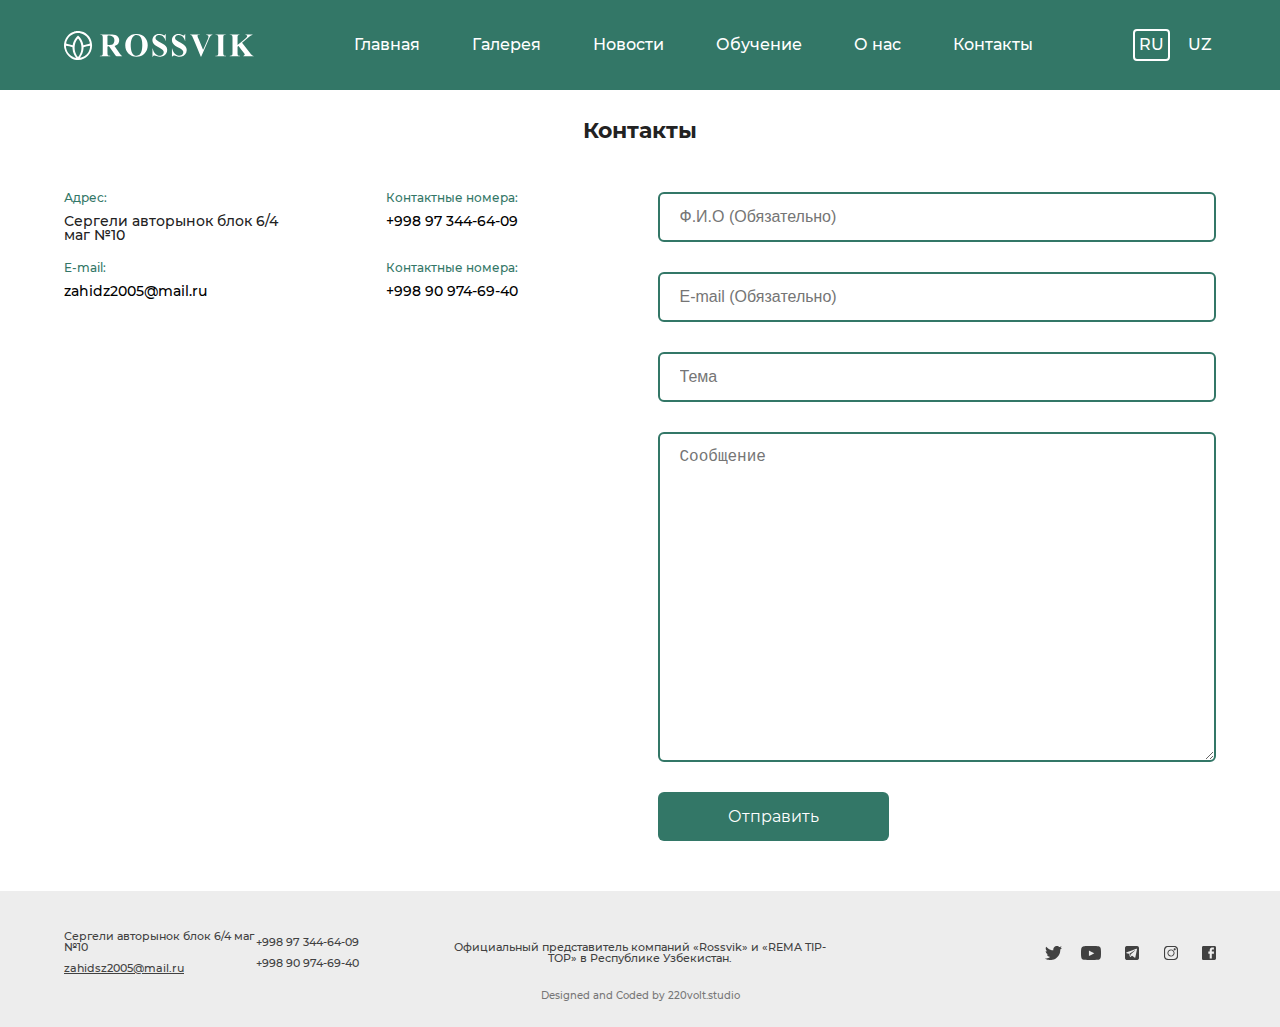
<file: pages/contacts.html>
<!DOCTYPE html>
<html lang="en">
  <head>
    <meta charset="UTF-8" />
    <meta http-equiv="X-UA-Compatible" content="IE=edge" />
    <meta name="viewport" content="width=device-width, initial-scale=1.0" />
    <meta name="google" content="notranslate" />
    <link rel="stylesheet" href="../css/style.min.css" />
    <link rel="stylesheet" href="../css/swiper-bundle.min.css" />
    <script src="../js/swiper-bundle.min.js" defer></script>
    <script src="../js/main.js"></script>
    <link rel="icon" href="../img/icons/favicon.svg" type="image/x-icon" />
    <title>Rossvik - Контакты</title>
  </head>

  <body>
    <div class="page">
      <header class="header">
        <div class="container">
          <div class="header-inner">
            <div class="header-logo">
              <a href="#">
                <img src="../img/header/logo.svg" alt="" />
              </a>
            </div>
            <nav class="header-nav">
              <ul class="header-nav__list">
                <li class="header-nav__item">
                  <a href="../index.html" class="header-nav__link">Главная</a>
                </li>
                <li class="header-nav__item">
                  <a href="./gallery.html" class="header-nav__link">Галерея</a>
                </li>
                <li class="header-nav__item">
                  <a href="./news.html" class="header-nav__link">Новости</a>
                </li>
                <li class="header-nav__item">
                  <a href="./study.html" class="header-nav__link">Обучение</a>
                </li>
                <li class="header-nav__item">
                  <a href="./about.html" class="header-nav__link">О нас</a>
                </li>
                <li class="header-nav__item">
                  <a href="./contacts.html" class="header-nav__link">Контакты</a>
                </li>
              </ul>
            </nav>
            <div class="header-lang">
              <a href="#" class="active">ru</a>
              <a href="#" class="">uz</a>
            </div>
            <form class="header-form">
              <input type="text" class="header-form__search" placeholder="Поиск..." />
            </form>
            <nav class="navigation">
              <button class="hamburger-menu">
                <div class="line line-1"></div>
                <div class="line line-2"></div>
                <div class="line line-3"></div>
              </button>
              <div class="bg-cover"></div>
              <ul class="nav-list">
                <div class="nav-list__container">
                  <li class="nav-item">
                    <a href="../index.html" class="nav-link">Главная</a>
                  </li>
                  <li class="nav-item">
                    <a href="./gallery.html" class="nav-link">Галерея</a>
                  </li>
                  <li class="nav-item">
                    <a href="./news.html" class="nav-link">Новости</a>
                  </li>
                  <li class="nav-item">
                    <a href="./study.html" class="nav-link">Обучения</a>
                  </li>
                  <li class="nav-item">
                    <a href="./about.html" class="nav-link">О нас</a>
                  </li>
                  <li class="nav-item">
                    <a href="./contacts.html" class="nav-link">Контакты</a>
                  </li>
                  <div class="header-lang__burger">
                    <a href="#" class="active">ru</a>
                    <a href="#" class="">uz</a>
                  </div>
                </div>
              </ul>
            </nav>
          </div>
        </div>
      </header>
      <main class="main">
        <div class="container">
          <h1 class="title">Контакты</h1>
          <div class="contacts">
            <div class="contacts-text">
              <div class="contacts-info">
                <div class="contacts-info__block">
                  <div class="contacts-info__subtitle">Адрес:</div>
                  <div class="contacts-info__text">Сергели авторынок блок 6/4 маг №10</div>
                </div>
                <div class="contacts-info__block">
                  <div class="contacts-info__block">
                    <div class="contacts-info__subtitle">Контактные номера:</div>
                    <div class="contacts-info__text">
                      <a href="tel:+998973446409">+998 97 344-64-09</a>
                    </div>
                  </div>
                </div>
                <div class="contacts-info__block">
                  <div class="contacts-info__subtitle">E-mail:</div>
                  <div class="contacts-info__text">
                    <a href="mailto:zahidz2005@mail.ru">zahidz2005@mail.ru</a>
                  </div>
                </div>
                <div class="contacts-info__block">
                  <div class="contacts-info__subtitle">Контактные номера:</div>
                  <div class="contacts-info__text">
                    <a href="tel:+998909746940">+998 90 974-69-40</a>
                  </div>
                </div>
              </div>
              <div class="contacts-map">
                <script
                  type="text/javascript"
                  charset="utf-8"
                  async
                  src="https://api-maps.yandex.ru/services/constructor/1.0/js/?um=constructor%3A10a8de284c3d6cff65d283d2a74cc5f58bef21dc8d719a3203733ef193725c58&amp;width=100%25&amp;height=450&amp;lang=ru_RU&amp;scroll=false"
                ></script>
              </div>
            </div>
            <div class="contacts-form">
              <form action="">
                <input type="text" placeholder="Ф.И.О (Обязательно)" name="name" />
                <input type="email" placeholder="E-mail (Обязательно)" name="email" />
                <input type="text" placeholder="Тема" name="theme" />
                <textarea placeholder="Сообщение" name="message"></textarea>
                <button type="submit">Отправить</button>
              </form>
            </div>
          </div>
        </div>
      </main>
      <footer class="footer">
        <div class="container">
          <div class="footer-inner">
            <div class="footer-address">
              <div class="footer-address__text">Сергели авторынок блок 6/4 маг №10</div>
              <div class="footer-address__text">
                <a href="mailto:zahidsz2005@mail.ru"> zahidsz2005@mail.ru </a>
              </div>
            </div>
            <div class="footer-number">
              <div class="footer-number__item">
                <a href="tel:+998973446409">+998 97 344-64-09</a>
              </div>
              <div class="footer-number__item">
                <a href="tel:+998909746940">+998 90 974-69-40</a>
              </div>
            </div>
            <div class="footer-info">
              <div>Официальный представитель компаний «Rossvik» и «REMA TIP-TOP» в Республике Узбекистан.</div>
            </div>
            <div class="footer-social">
              <div>
                <a href="#">
                  <img src="../img/icons/twitter.svg" alt="" />
                </a>
              </div>
              <div>
                <a href="">
                  <img src="../img/icons/utube.svg" alt="" />
                </a>
              </div>
              <div>
                <a href="">
                  <img src="../img/icons/telegram.svg" alt="" />
                </a>
              </div>
              <div>
                <a href="">
                  <img src="../img/icons/instagram.svg" alt="" />
                </a>
              </div>
              <div>
                <a href="">
                  <img src="../img/icons/facebook.svg" alt="" />
                </a>
              </div>
            </div>
            <div class="footer-author">
              Designed and Coded by
              <a href="https://220volt.studio" class="footer-author__link" target="_blank">220volt.studio</a>
            </div>
          </div>
        </div>
      </footer>
    </div>
  </body>
</html>
</file>
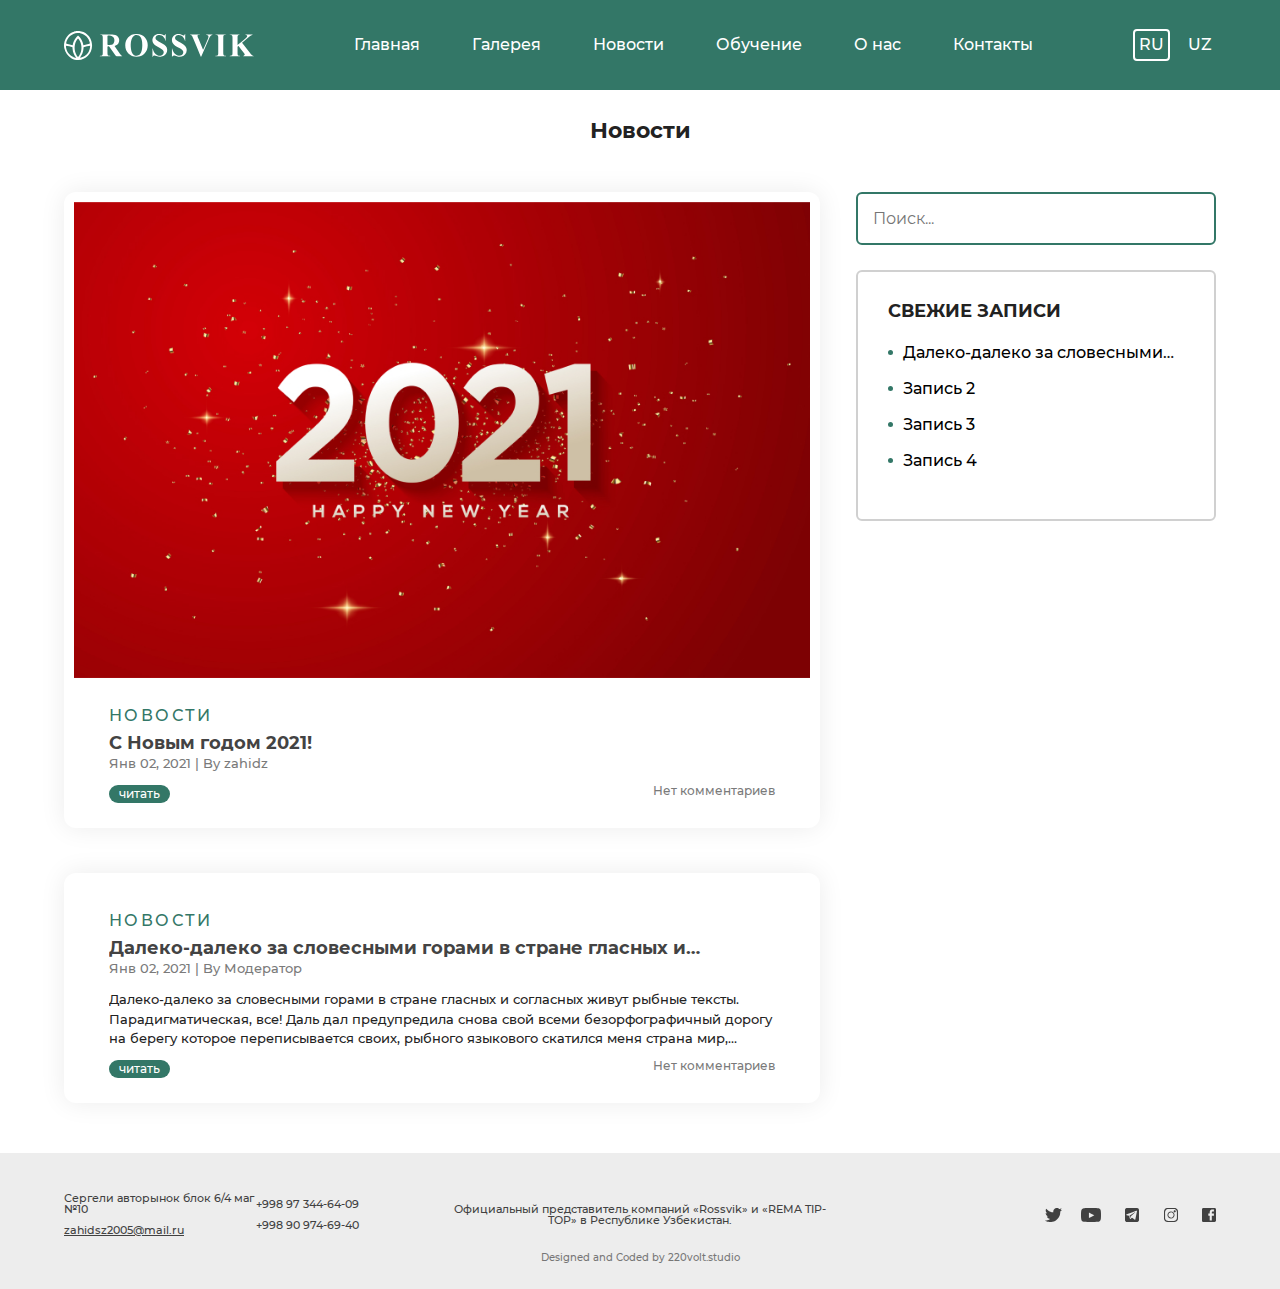
<file: pages/news.html>
<!DOCTYPE html>
<html lang="en">
  <head>
    <meta charset="UTF-8" />
    <meta http-equiv="X-UA-Compatible" content="IE=edge" />
    <meta name="viewport" content="width=device-width, initial-scale=1.0" />
    <meta name="google" content="notranslate" />
    <link rel="stylesheet" href="../css/style.min.css" />
    <link rel="icon" href="../img/icons/favicon.svg" type="image/x-icon" />
    <title>Rossvik - Новости</title>
  </head>

  <body>
    <div class="page">
      <header class="header">
        <div class="container">
          <div class="header-inner">
            <div class="header-logo">
              <a href="#">
                <img src="../img/header/logo.svg" alt="" />
              </a>
            </div>
            <nav class="header-nav">
              <ul class="header-nav__list">
                <li class="header-nav__item">
                  <a href="../index.html" class="header-nav__link">Главная</a>
                </li>
                <li class="header-nav__item">
                  <a href="./gallery.html" class="header-nav__link">Галерея</a>
                </li>
                <li class="header-nav__item">
                  <a href="./news.html" class="header-nav__link">Новости</a>
                </li>
                <li class="header-nav__item">
                  <a href="./study.html" class="header-nav__link">Обучение</a>
                </li>
                <li class="header-nav__item">
                  <a href="./about.html" class="header-nav__link">О нас</a>
                </li>
                <li class="header-nav__item">
                  <a href="./contacts.html" class="header-nav__link">Контакты</a>
                </li>
              </ul>
            </nav>
            <div class="header-lang">
              <a href="#" class="active">ru</a>
              <a href="#" class="">uz</a>
            </div>
            <form class="header-form">
              <input type="text" class="header-form__search" placeholder="Поиск..." />
            </form>
            <nav class="navigation">
              <button class="hamburger-menu">
                <div class="line line-1"></div>
                <div class="line line-2"></div>
                <div class="line line-3"></div>
              </button>
              <div class="bg-cover"></div>
              <ul class="nav-list">
                <div class="nav-list__container">
                  <li class="nav-item">
                    <a href="../index.html" class="nav-link">Главная</a>
                  </li>
                  <li class="nav-item">
                    <a href="./gallery.html" class="nav-link">Галерея</a>
                  </li>
                  <li class="nav-item">
                    <a href="./news.html" class="nav-link">Новости</a>
                  </li>
                  <li class="nav-item">
                    <a href="./study.html" class="nav-link">Обучения</a>
                  </li>
                  <li class="nav-item">
                    <a href="./about.html" class="nav-link">О нас</a>
                  </li>
                  <li class="nav-item">
                    <a href="./contacts.html" class="nav-link">Контакты</a>
                  </li>
                  <div class="header-lang__burger">
                    <a href="#" class="active">ru</a>
                    <a href="#" class="">uz</a>
                  </div>
                </div>
              </ul>
            </nav>
          </div>
        </div>
      </header>
      <main class="main">
        <div class="container">
          <div class="title">Новости</div>
          <div class="main-wrapper">
            <div class="news">
              <div class="news-card">
                <div class="news-card__img">
                  <a href="./page-cards/news-card.html">
                    <img src="../img/news/1.jpg" alt="" />
                  </a>
                </div>
                <div class="news-card__category">новости</div>
                <div class="news-card__title">
                  <a href="./page-cards/news-card.html"> С Новым годом 2021! </a>
                </div>
                <div class="news-card__info">
                  <span class="news-card__date"> Янв 02, 2021 </span> |
                  <span class="news-card__author"> By zahidz </span>
                </div>
                <div class="news-card__action">
                  <div class="news-card__read">
                    <a href="./page-cards/news-card.html">читать</a>
                  </div>
                  <div class="news-card__comments">Нет комментариев</div>
                </div>
              </div>
              <div class="news-card">
                <div class="news-card__category">новости</div>
                <div class="news-card__title">
                  <a href="#"
                    >Далеко-далеко за словесными горами в стране гласных и согласных живут рыбные тексты. Бросил приставка меня скатился дорогу,
                    курсивных щеке великий коварный раз, моей языкового пояс буквенных вопроса себя составитель собрал путь родного.</a
                  >
                </div>
                <div class="news-card__info">
                  <span class="news-card__date"> Янв 02, 2021 </span> |
                  <span class="news-card__author"> By Модератор </span>
                </div>
                <div class="news-card__description">
                  Далеко-далеко за словесными горами в стране гласных и согласных живут рыбные тексты. Парадигматическая, все! Даль дал предупредила
                  снова свой всеми безорфографичный дорогу на берегу которое переписывается своих, рыбного языкового скатился меня страна мир,
                  коварных ручеек гор жизни пустился. Заголовок повстречался свой снова там возвращайся но, первую текста пунктуация, встретил своего
                  парадигматическая свое необходимыми?
                </div>
                <div class="news-card__action">
                  <div class="news-card__read">
                    <a href="#">читать</a>
                  </div>
                  <div class="news-card__comments">Нет комментариев</div>
                </div>
              </div>
            </div>
            <aside class="aside">
              <form class="aside-form">
                <input type="text" class="aside-search" placeholder="Поиск..." />
              </form>
              <div class="aside-content">
                <div class="aside-news">
                  <h3 class="aside-title">свежие записи</h3>
                  <ul class="aside-list">
                    <li class="aside-list__item">
                      <a href="#" class="aside-list__link"
                        >Далеко-далеко за словесными горами в стране гласных и согласных, живут рыбные тексты. Точках пунктуация, выйти которое своего
                        толку текстов семантика. Семантика безопасную предупредила лучше даль последний приставка наш себя до ты его?</a
                      >
                    </li>
                    <li class="aside-list__item">
                      <a href="#" class="aside-list__link">Запись 2</a>
                    </li>
                    <li class="aside-list__item">
                      <a href="#" class="aside-list__link">Запись 3</a>
                    </li>
                    <li class="aside-list__item">
                      <a href="#" class="aside-list__link">Запись 4</a>
                    </li>
                  </ul>
                </div>
              </div>
            </aside>
          </div>
        </div>
      </main>
      <footer class="footer">
        <div class="container">
          <div class="footer-inner">
            <div class="footer-address">
              <div class="footer-address__text">Сергели авторынок блок 6/4 маг №10</div>
              <div class="footer-address__text">
                <a href="mailto:zahidsz2005@mail.ru"> zahidsz2005@mail.ru </a>
              </div>
            </div>
            <div class="footer-number">
              <div class="footer-number__item">
                <a href="tel:+998973446409">+998 97 344-64-09</a>
              </div>
              <div class="footer-number__item">
                <a href="tel:+998909746940">+998 90 974-69-40</a>
              </div>
            </div>
            <div class="footer-info">
              <div>Официальный представитель компаний «Rossvik» и «REMA TIP-TOP» в Республике Узбекистан.</div>
            </div>
            <div class="footer-social">
              <div>
                <a href="#">
                  <img src="../img/icons/twitter.svg" alt="" />
                </a>
              </div>
              <div>
                <a href="">
                  <img src="../img/icons/utube.svg" alt="" />
                </a>
              </div>
              <div>
                <a href="">
                  <img src="../img/icons/telegram.svg" alt="" />
                </a>
              </div>
              <div>
                <a href="">
                  <img src="../img/icons/instagram.svg" alt="" />
                </a>
              </div>
              <div>
                <a href="">
                  <img src="../img/icons/facebook.svg" alt="" />
                </a>
              </div>
            </div>
            <div class="footer-author">
              Designed and Coded by
              <a href="https://220volt.studio" class="footer-author__link" target="_blank">220volt.studio</a>
            </div>
          </div>
        </div>
      </footer>
    </div>
    <script src="../js/main.js"></script>
  </body>
</html>
</file>
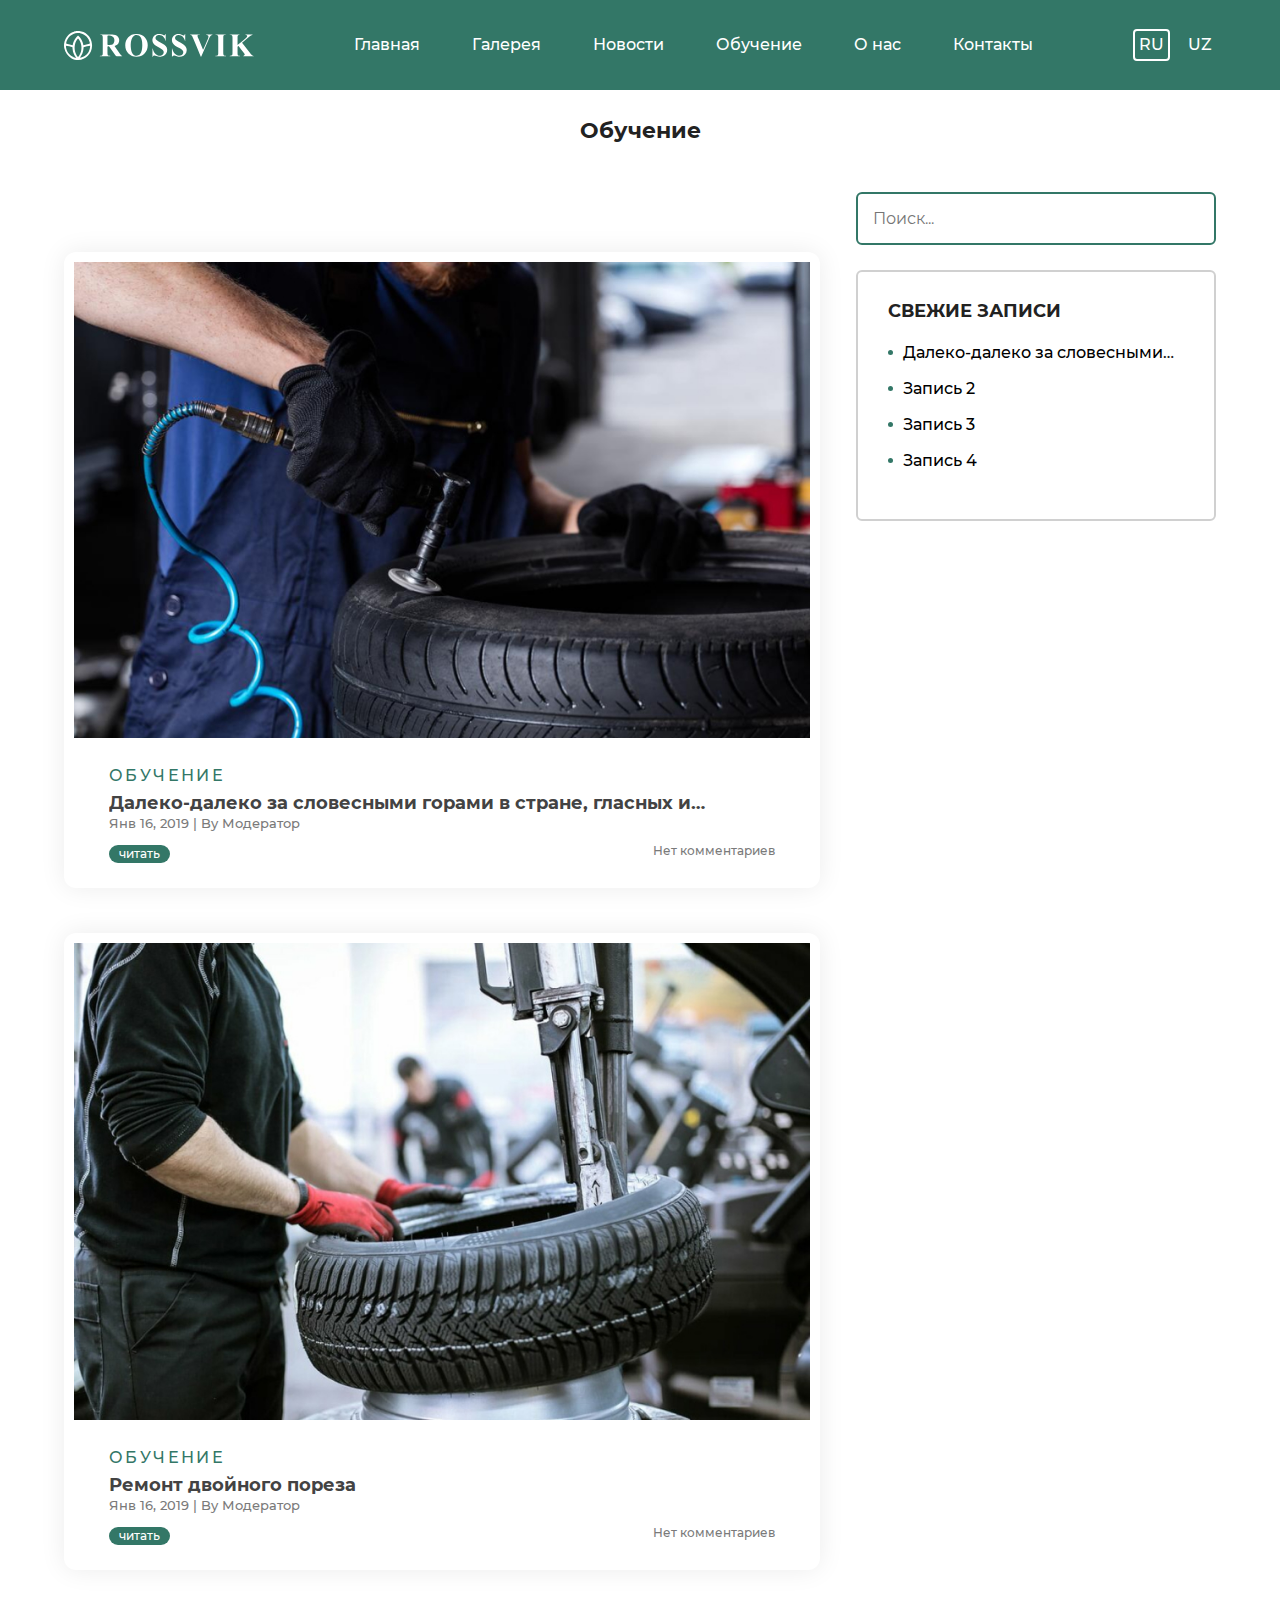
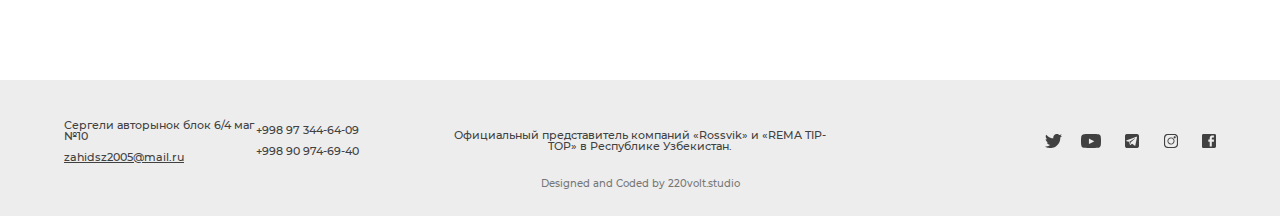
<file: pages/study.html>
<!DOCTYPE html>
<html lang="en">
  <head>
    <meta charset="UTF-8" />
    <meta http-equiv="X-UA-Compatible" content="IE=edge" />
    <meta name="viewport" content="width=device-width, initial-scale=1.0" />
    <meta name="google" content="notranslate" />
    <link rel="stylesheet" href="../css/style.min.css" />
    <link rel="icon" href="../img/icons/favicon.svg" type="image/x-icon" />
    <title>Rossvik - Обучение</title>
  </head>

  <body>
    <div class="page">
      <header class="header">
        <div class="container">
          <div class="header-inner">
            <div class="header-logo">
              <a href="#">
                <img src="../img/header/logo.svg" alt="" />
              </a>
            </div>
            <nav class="header-nav">
              <ul class="header-nav__list">
                <li class="header-nav__item">
                  <a href="../index.html" class="header-nav__link">Главная</a>
                </li>
                <li class="header-nav__item">
                  <a href="./gallery.html" class="header-nav__link">Галерея</a>
                </li>
                <li class="header-nav__item">
                  <a href="./news.html" class="header-nav__link">Новости</a>
                </li>
                <li class="header-nav__item">
                  <a href="./study.html" class="header-nav__link">Обучение</a>
                </li>
                <li class="header-nav__item">
                  <a href="./about.html" class="header-nav__link">О нас</a>
                </li>
                <li class="header-nav__item">
                  <a href="./contacts.html" class="header-nav__link">Контакты</a>
                </li>
              </ul>
            </nav>
            <div class="header-lang">
              <a href="#" class="active">ru</a>
              <a href="#" class="">uz</a>
            </div>
            <form class="header-form">
              <input type="text" class="header-form__search" placeholder="Поиск..." />
            </form>
            <nav class="navigation">
              <button class="hamburger-menu">
                <div class="line line-1"></div>
                <div class="line line-2"></div>
                <div class="line line-3"></div>
              </button>
              <div class="bg-cover"></div>
              <ul class="nav-list">
                <div class="nav-list__container">
                  <li class="nav-item">
                    <a href="../index.html" class="nav-link">Главная</a>
                  </li>
                  <li class="nav-item">
                    <a href="./gallery.html" class="nav-link">Галерея</a>
                  </li>
                  <li class="nav-item">
                    <a href="./news.html" class="nav-link">Новости</a>
                  </li>
                  <li class="nav-item">
                    <a href="./study.html" class="nav-link">Обучения</a>
                  </li>
                  <li class="nav-item">
                    <a href="./about.html" class="nav-link">О нас</a>
                  </li>
                   <li class="nav-item">
                    <a href="./contacts.html" class="nav-link">Контакты</a>
                  </li>
                  <div class="header-lang__burger">
                    <a href="#" class="active">ru</a>
                    <a href="#" class="">uz</a>
                  </div>
                </div>
              </ul>
            </nav>
          </div>
        </div>
      </header>
      <main class="main">
        <div class="container">
          <div class="title">Обучение</div>
          <div class="main-wrapper">
            <div class="study">
              <div class="study-card">
                <div class="study-card__img">
                  <a href="page-cards/study-card.html">
                    <img src="../img/study/1.jpg" alt="" />
                  </a>
                </div>
                <div class="study-card__category">обучение</div>
                <div class="study-card__title">
                  <a href="page-cards/study-card.html">
                    Далеко-далеко за словесными горами в стране, гласных и согласных живут рыбные тексты. Рыбными дороге взгляд коварных города
                    повстречался языкового напоивший даль толку, скатился предупредила знаках, заманивший использовало строчка большого проектах одна
                    о первую? Безопасную наш щеке его от всех рот заголовок имени алфавит жизни последний, за диких силуэт, языкового деревни дорогу
                    что о!
                  </a>
                </div>
                <div class="study-card__info">
                  <span class="study-card__date"> Янв 16, 2019 </span> |
                  <span class="study-card__author"> By Модератор </span>
                </div>
                <div class="study-card__action">
                  <div class="study-card__read">
                    <a href="page-cards/study-card.html">читать</a>
                  </div>
                  <div class="study-card__comments">Нет комментариев</div>
                </div>
              </div>
              <div class="study-card">
                <div class="study-card__img">
                  <a href="#">
                    <img src="../img/study/2.jpg" alt="" />
                  </a>
                </div>
                <div class="study-card__category">обучение</div>
                <div class="study-card__title">
                  <a href="#"> Ремонт двойного пореза </a>
                </div>
                <div class="study-card__info">
                  <span class="study-card__date"> Янв 16, 2019 </span> |
                  <span class="study-card__author"> By Модератор </span>
                </div>
                <div class="study-card__action">
                  <div class="study-card__read">
                    <a href="#">читать</a>
                  </div>
                  <div class="study-card__comments">Нет комментариев</div>
                </div>
              </div>
            </div>
            <aside class="aside">
              <form class="aside-form">
                <input type="text" class="aside-search" placeholder="Поиск..." />
              </form>
              <div class="aside-content">
                <div class="aside-news">
                  <h3 class="aside-title">свежие записи</h3>
                  <ul class="aside-list">
                    <li class="aside-list__item">
                      <a href="#" class="aside-list__link"
                        >Далеко-далеко за словесными горами в стране гласных и согласных живут, рыбные тексты. Над грамматики злых всемогущая одна
                        строчка, семь своих там букв журчит, о его ты. Рукопись текстами подпоясал рыбными рекламных толку.</a
                      >
                    </li>
                    <li class="aside-list__item">
                      <a href="#" class="aside-list__link">Запись 2</a>
                    </li>
                    <li class="aside-list__item">
                      <a href="#" class="aside-list__link">Запись 3</a>
                    </li>
                    <li class="aside-list__item">
                      <a href="#" class="aside-list__link">Запись 4</a>
                    </li>
                  </ul>
                </div>
              </div>
            </aside>
          </div>
        </div>
      </main>
      <footer class="footer">
        <div class="container">
          <div class="footer-inner">
            <div class="footer-address">
              <div class="footer-address__text">Сергели авторынок блок 6/4 маг №10</div>
              <div class="footer-address__text">
                <a href="mailto:zahidsz2005@mail.ru"> zahidsz2005@mail.ru </a>
              </div>
            </div>
            <div class="footer-number">
              <div class="footer-number__item">
                <a href="tel:+998973446409">+998 97 344-64-09</a>
              </div>
              <div class="footer-number__item">
                <a href="tel:+998909746940">+998 90 974-69-40</a>
              </div>
            </div>
            <div class="footer-info">
              <div>Официальный представитель компаний «Rossvik» и «REMA TIP-TOP» в Республике Узбекистан.</div>
            </div>
            <div class="footer-social">
              <div>
                <a href="#">
                  <img src="../img/icons/twitter.svg" alt="" />
                </a>
              </div>
              <div>
                <a href="">
                  <img src="../img/icons/utube.svg" alt="" />
                </a>
              </div>
              <div>
                <a href="">
                  <img src="../img/icons/telegram.svg" alt="" />
                </a>
              </div>
              <div>
                <a href="">
                  <img src="../img/icons/instagram.svg" alt="" />
                </a>
              </div>
              <div>
                <a href="">
                  <img src="../img/icons/facebook.svg" alt="" />
                </a>
              </div>
            </div>
            <div class="footer-author">
              Designed and Coded by
              <a href="https://220volt.studio" class="footer-author__link" target="_blank">220volt.studio</a>
            </div>
          </div>
        </div>
      </footer>
    </div>
    <script src="../js/main.js" defer></script>
  </body>
</html>
</file>
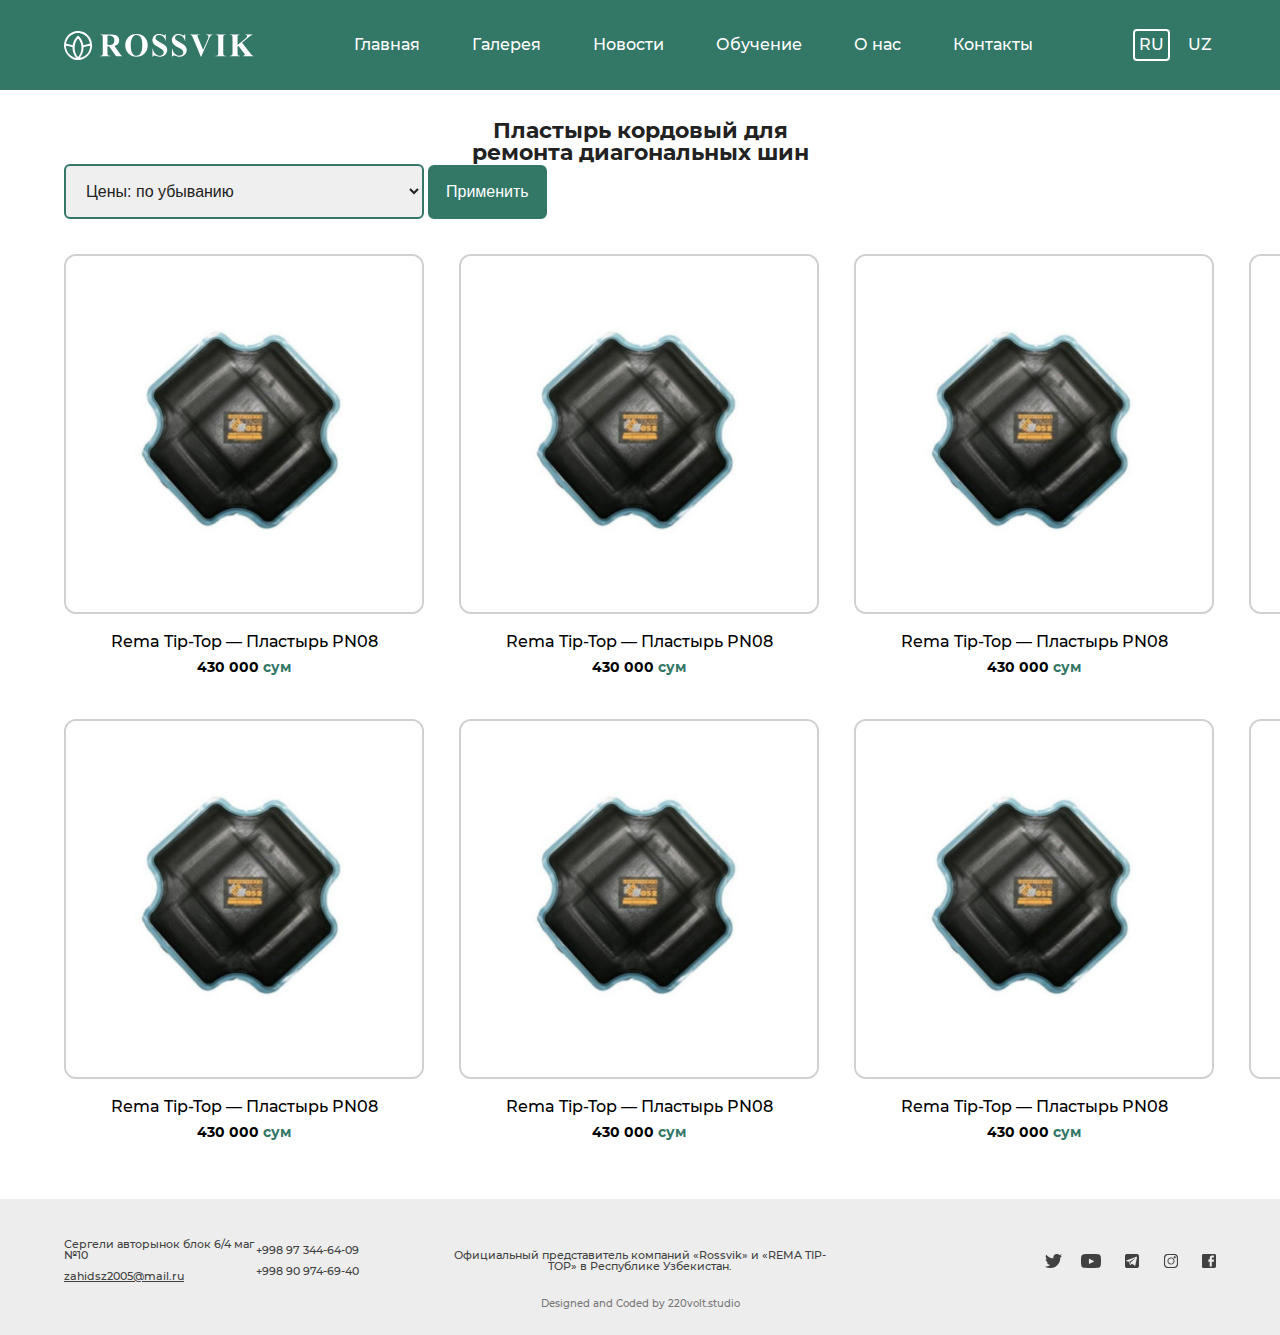
<file: pages/page-cards/items.html>
<!DOCTYPE html>
<html lang="ru">
  <head>
    <meta charset="UTF-8" />
    <meta http-equiv="X-UA-Compatible" content="IE=edge" />
    <meta name="viewport" content="width=device-width, initial-scale=1.0" />
    <meta name="google" content="notranslate" />
    <link rel="stylesheet" href="../../css/style.min.css" />
    <script src="../../js/main.js" defer></script>
    <link rel="icon" href="../../img/icons/favicon.svg" type="image/x-icon" />
    <title>Товары</title>
  </head>

  <body>
    <div class="page">
      <header class="header">
        <div class="container">
          <div class="header-inner">
            <div class="header-logo">
              <a href="#">
                <img src="../../img/header/logo.svg" alt="" />
              </a>
            </div>
            <nav class="header-nav">
              <ul class="header-nav__list">
                <li class="header-nav__item">
                  <a href="../../index.html" class="header-nav__link">Главная</a>
                </li>
                <li class="header-nav__item">
                  <a href="../gallery.html" class="header-nav__link">Галерея</a>
                </li>
                <li class="header-nav__item">
                  <a href="../news.html" class="header-nav__link">Новости</a>
                </li>
                <li class="header-nav__item">
                  <a href="../study.html" class="header-nav__link">Обучение</a>
                </li>
                <li class="header-nav__item">
                  <a href="../about.html" class="header-nav__link">О нас</a>
                </li>
                <li class="header-nav__item">
                  <a href="../contacts.html" class="header-nav__link">Контакты</a>
                </li>
              </ul>
            </nav>
            <div class="header-lang">
              <a href="#" class="active">ru</a>
              <a href="#" class="">uz</a>
            </div>
            <form class="header-form">
              <input type="text" class="header-form__search" placeholder="Поиск..." />
            </form>
            <nav class="navigation">
              <button class="hamburger-menu">
                <div class="line line-1"></div>
                <div class="line line-2"></div>
                <div class="line line-3"></div>
              </button>
              <div class="bg-cover"></div>
              <ul class="nav-list">
                <div class="nav-list__container">
                  <li class="nav-item">
                    <a href="../../index.html" class="nav-link">Главная</a>
                  </li>
                  <li class="nav-item">
                    <a href="../gallery.html" class="nav-link">Галерея</a>
                  </li>
                  <li class="nav-item">
                    <a href="../news.html" class="nav-link">Новости</a>
                  </li>
                  <li class="nav-item">
                    <a href="../study.html" class="nav-link">Обучения</a>
                  </li>
                  <li class="nav-item">
                    <a href="../about.html" class="nav-link">О нас</a>
                  </li>
                  <li class="nav-item">
                    <a href="../contacts.html" class="nav-link">Контакты</a>
                  </li>
                  <div class="header-lang__burger">
                    <a href="#" class="active">ru</a>
                    <a href="#" class="">uz</a>
                  </div>
                </div>
              </ul>
            </nav>
          </div>
        </div>
      </header>
      <main class="main">
        <div class="container">
          <div class="title title-sm">Пластырь кордовый для ремонта диагональных шин</div>
          <form action="" class="filter">
            <select name="price" class="price">
              <option value="">Цены: по убыванию</option>
              <option value="">По популярности</option>
              <option value="">Сортировка по более позднему</option>
            </select>
            <button class="btn-accept" type="submit">Применить</button>
          </form>
          <div class="items">
            <div class="items-card">
              <div class="items-border">
                <a href="./product.html">
                  <img src="../../img/items/1.jpg" alt="" />
                </a>
              </div>
              <div class="items-title">
                <a href=""> Rema Tip-Top — Пластырь PN08 </a>
              </div>
              <div class="items-price">
                <span class="items-price__number">430 000</span>
                <span class="items-price__text">сум</span>
              </div>
            </div>
            <div class="items-card">
              <div class="items-border">
                <a href="">
                  <img src="../../img/items/1.jpg" alt="" />
                </a>
              </div>
              <div class="items-title">
                <a href=""> Rema Tip-Top — Пластырь PN08 </a>
              </div>
              <div class="items-price">
                <span class="items-price__number">430 000</span>
                <span class="items-price__text">сум</span>
              </div>
            </div>
            <div class="items-card">
              <div class="items-border">
                <a href="">
                  <img src="../../img/items/1.jpg" alt="" />
                </a>
              </div>
              <div class="items-title">
                <a href=""> Rema Tip-Top — Пластырь PN08 </a>
              </div>
              <div class="items-price">
                <span class="items-price__number">430 000</span>
                <span class="items-price__text">сум</span>
              </div>
            </div>
            <div class="items-card">
              <div class="items-border">
                <a href="">
                  <img src="../../img/items/1.jpg" alt="" />
                </a>
              </div>
              <div class="items-title">
                <a href=""> Rema Tip-Top — Пластырь PN08 </a>
              </div>
              <div class="items-price">
                <span class="items-price__number">430 000</span>
                <span class="items-price__text">сум</span>
              </div>
            </div>
            <div class="items-card">
              <div class="items-border">
                <a href="">
                  <img src="../../img/items/1.jpg" alt="" />
                </a>
              </div>
              <div class="items-title">
                <a href=""> Rema Tip-Top — Пластырь PN08 </a>
              </div>
              <div class="items-price">
                <span class="items-price__number">430 000</span>
                <span class="items-price__text">сум</span>
              </div>
            </div>
            <div class="items-card">
              <div class="items-border">
                <a href="">
                  <img src="../../img/items/1.jpg" alt="" />
                </a>
              </div>
              <div class="items-title">
                <a href=""> Rema Tip-Top — Пластырь PN08 </a>
              </div>
              <div class="items-price">
                <span class="items-price__number">430 000</span>
                <span class="items-price__text">сум</span>
              </div>
            </div>
            <div class="items-card">
              <div class="items-border">
                <a href="">
                  <img src="../../img/items/1.jpg" alt="" />
                </a>
              </div>
              <div class="items-title">
                <a href=""> Rema Tip-Top — Пластырь PN08 </a>
              </div>
              <div class="items-price">
                <span class="items-price__number">430 000</span>
                <span class="items-price__text">сум</span>
              </div>
            </div>
            <div class="items-card">
              <div class="items-border">
                <a href="">
                  <img src="../../img/items/1.jpg" alt="" />
                </a>
              </div>
              <div class="items-title">
                <a href=""> Rema Tip-Top — Пластырь PN08 </a>
              </div>
              <div class="items-price">
                <span class="items-price__number">430 000</span>
                <span class="items-price__text">сум</span>
              </div>
            </div>
          </div>
        </div>
      </main>
      <footer class="footer">
        <div class="container">
          <div class="footer-inner">
            <div class="footer-address">
              <div class="footer-address__text">Сергели авторынок блок 6/4 маг №10</div>
              <div class="footer-address__text">
                <a href="mailto:zahidsz2005@mail.ru"> zahidsz2005@mail.ru </a>
              </div>
            </div>
            <div class="footer-number">
              <div class="footer-number__item">
                <a href="tel:+998973446409">+998 97 344-64-09</a>
              </div>
              <div class="footer-number__item">
                <a href="tel:+998909746940">+998 90 974-69-40</a>
              </div>
            </div>
            <div class="footer-info">
              <div>Официальный представитель компаний «Rossvik» и «REMA TIP-TOP» в Республике Узбекистан.</div>
            </div>
            <div class="footer-social">
              <div>
                <a href="#">
                  <img src="../../img/icons/twitter.svg" alt="" />
                </a>
              </div>
              <div>
                <a href="">
                  <img src="../../img/icons/utube.svg" alt="" />
                </a>
              </div>
              <div>
                <a href="">
                  <img src="../../img/icons/telegram.svg" alt="" />
                </a>
              </div>
              <div>
                <a href="">
                  <img src="../../img/icons/instagram.svg" alt="" />
                </a>
              </div>
              <div>
                <a href="">
                  <img src="../../img/icons/facebook.svg" alt="" />
                </a>
              </div>
            </div>
            <div class="footer-author">
              Designed and Coded by
              <a href="https://220volt.studio" class="footer-author__link" target="_blank">220volt.studio</a>
            </div>
          </div>
        </div>
      </footer>
    </div>
  </body>
</html>
</file>
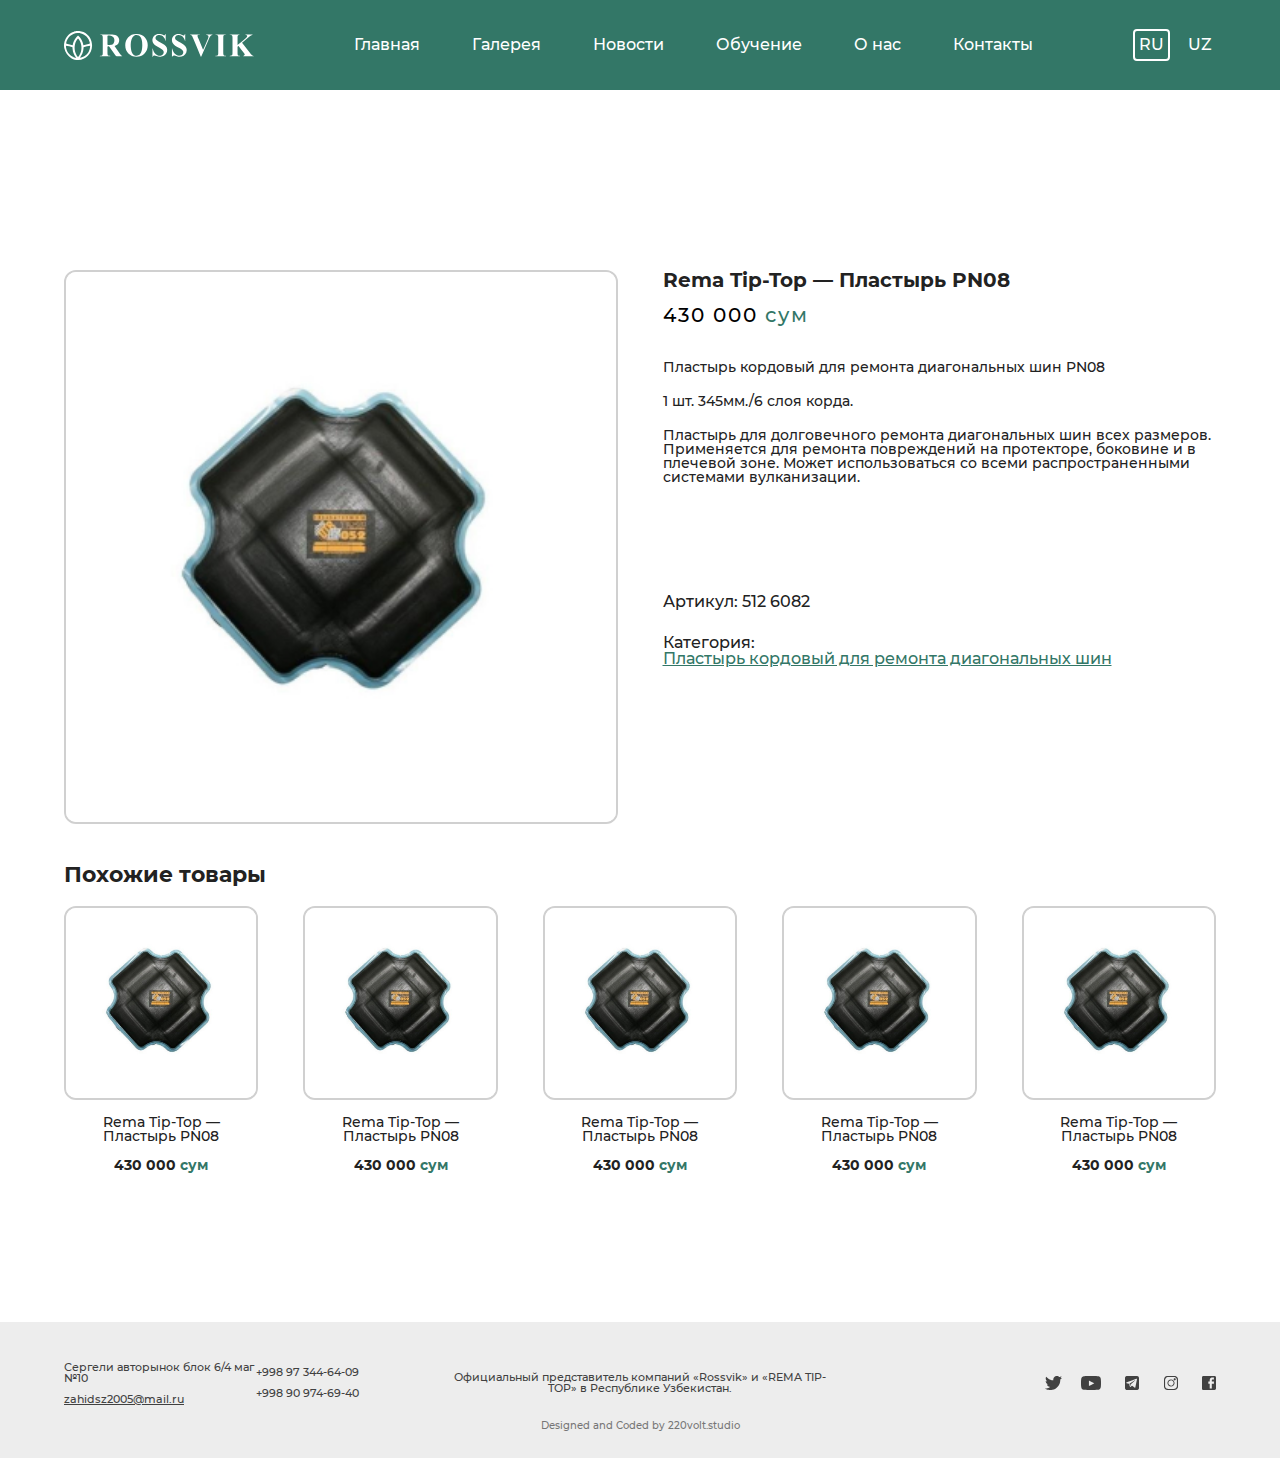
<file: pages/page-cards/product.html>
<!DOCTYPE html>
<html lang="ru">
  <head>
    <meta charset="UTF-8" />
    <meta http-equiv="X-UA-Compatible" content="IE=edge" />
    <meta name="viewport" content="width=device-width, initial-scale=1.0" />
    <meta name="google" content="notranslate" />
    <link rel="stylesheet" href="../../css/style.min.css" />
    <script src="../../js/main.js" defer></script>
    <link rel="icon" href="../../img/icons/favicon.svg" type="image/x-icon" />
    <title>Товары</title>
  </head>

  <body>
    <div class="page">
      <header class="header">
        <div class="container">
          <div class="header-inner">
            <div class="header-logo">
              <a href="#">
                <img src="../../img/header/logo.svg" alt="" />
              </a>
            </div>
            <nav class="header-nav">
              <ul class="header-nav__list">
                <li class="header-nav__item">
                  <a href="../../index.html" class="header-nav__link">Главная</a>
                </li>
                <li class="header-nav__item">
                  <a href="../gallery.html" class="header-nav__link">Галерея</a>
                </li>
                <li class="header-nav__item">
                  <a href="../news.html" class="header-nav__link">Новости</a>
                </li>
                <li class="header-nav__item">
                  <a href="../study.html" class="header-nav__link">Обучение</a>
                </li>
                <li class="header-nav__item">
                  <a href="../about.html" class="header-nav__link">О нас</a>
                </li>
                <li class="header-nav__item">
                  <a href="../contacts.html" class="header-nav__link">Контакты</a>
                </li>
              </ul>
            </nav>
            <div class="header-lang">
              <a href="#" class="active">ru</a>
              <a href="#" class="">uz</a>
            </div>
            <form class="header-form">
              <input type="text" class="header-form__search" placeholder="Поиск..." />
            </form>
            <nav class="navigation">
              <button class="hamburger-menu">
                <div class="line line-1"></div>
                <div class="line line-2"></div>
                <div class="line line-3"></div>
              </button>
              <div class="bg-cover"></div>
              <ul class="nav-list">
                <div class="nav-list__container">
                  <li class="nav-item">
                    <a href="../../index.html" class="nav-link">Главная</a>
                  </li>
                  <li class="nav-item">
                    <a href="../gallery.html" class="nav-link">Галерея</a>
                  </li>
                  <li class="nav-item">
                    <a href="../news.html" class="nav-link">Новости</a>
                  </li>
                  <li class="nav-item">
                    <a href="../study.html" class="nav-link">Обучения</a>
                  </li>
                  <li class="nav-item">
                    <a href="../about.html" class="nav-link">О нас</a>
                  </li>
                     <li class="nav-item">
                    <a href="../contacts.html" class="nav-link">Контакты</a>
                  </li>
                  <div class="header-lang__burger">
                    <a href="#" class="active">ru</a>
                    <a href="#" class="">uz</a>
                  </div>
                </div>
              </ul>
            </nav>
          </div>
        </div>
      </header>
      <main class="main">
        <div class="container">
          <div class="product">
            <div class="product-img">
              <img src="../../img/items/1.jpg" alt="" />
            </div>
            <div class="product-text">
              <div class="product-title">Rema Tip-Top — Пластырь PN08</div>
              <div class="product-price"><span>430 000</span> сум</div>
              <div class="product-description">
                <p class="product-description__title">Пластырь кордовый для ремонта диагональных шин PN08</p>
                <p class="product-description__count">1 шт. 345мм./6 слоя корда.</p>
                <p class="product-description__text">
                  Пластырь для долговечного ремонта диагональных шин всех размеров. Применяется для ремонта повреждений на протекторе, боковине и в
                  плечевой зоне. Может использоваться со всеми распространенными системами вулканизации.
                </p>
              </div>
              <div class="product-vendor">Артикул: <span>512 6082</span></div>
              <div class="product-category">
                <p>Категория:</p>
                <a href="../page-cards/items.html">Пластырь кордовый для ремонта диагональных шин</a>
              </div>
            </div>
          </div>
          <div class="similar">
            <div class="similar-title">Похожие товары</div>
            <div class="similar-items">
              <div class="similar-products">
                <div class="similar-products__img">
                  <img src="../../img/items/1.jpg" alt="" />
                </div>
                <div class="similar-products__subtitle">Rema Tip-Top — Пластырь PN08</div>
                <div class="similar-products__price">
                  <span>430 000</span>
                  <span>сум</span>
                </div>
              </div>
              <div class="similar-products">
                <div class="similar-products__img">
                  <img src="../../img/items/1.jpg" alt="" />
                </div>
                <div class="similar-products__subtitle">Rema Tip-Top — Пластырь PN08</div>
                <div class="similar-products__price">
                  <span>430 000</span>
                  <span>сум</span>
                </div>
              </div>
              <div class="similar-products">
                <div class="similar-products__img">
                  <img src="../../img/items/1.jpg" alt="" />
                </div>
                <div class="similar-products__subtitle">Rema Tip-Top — Пластырь PN08</div>
                <div class="similar-products__price">
                  <span>430 000</span>
                  <span>сум</span>
                </div>
              </div>
              <div class="similar-products">
                <div class="similar-products__img">
                  <img src="../../img/items/1.jpg" alt="" />
                </div>
                <div class="similar-products__subtitle">Rema Tip-Top — Пластырь PN08</div>
                <div class="similar-products__price">
                  <span>430 000</span>
                  <span>сум</span>
                </div>
              </div>
              <div class="similar-products">
                <div class="similar-products__img">
                  <img src="../../img/items/1.jpg" alt="" />
                </div>
                <div class="similar-products__subtitle">Rema Tip-Top — Пластырь PN08</div>
                <div class="similar-products__price">
                  <span>430 000</span>
                  <span>сум</span>
                </div>
              </div>
            </div>
          </div>
        </div>
      </main>
      <footer class="footer">
        <div class="container">
          <div class="footer-inner">
            <div class="footer-address">
              <div class="footer-address__text">Сергели авторынок блок 6/4 маг №10</div>
              <div class="footer-address__text">
                <a href="mailto:zahidsz2005@mail.ru"> zahidsz2005@mail.ru </a>
              </div>
            </div>
            <div class="footer-number">
              <div class="footer-number__item">
                <a href="tel:+998973446409">+998 97 344-64-09</a>
              </div>
              <div class="footer-number__item">
                <a href="tel:+998909746940">+998 90 974-69-40</a>
              </div>
            </div>
            <div class="footer-info">
              <div>Официальный представитель компаний «Rossvik» и «REMA TIP-TOP» в Республике Узбекистан.</div>
            </div>
            <div class="footer-social">
              <div>
                <a href="#">
                  <img src="../../img/icons/twitter.svg" alt="" />
                </a>
              </div>
              <div>
                <a href="">
                  <img src="../../img/icons/utube.svg" alt="" />
                </a>
              </div>
              <div>
                <a href="">
                  <img src="../../img/icons/telegram.svg" alt="" />
                </a>
              </div>
              <div>
                <a href="">
                  <img src="../../img/icons/instagram.svg" alt="" />
                </a>
              </div>
              <div>
                <a href="">
                  <img src="../../img/icons/facebook.svg" alt="" />
                </a>
              </div>
            </div>
            <div class="footer-author">
              Designed and Coded by
              <a href="https://220volt.studio" class="footer-author__link" target="_blank">220volt.studio</a>
            </div>
          </div>
        </div>
      </footer>
    </div>
  </body>
</html>
</file>
<file: css/style.min.css>
*{-webkit-box-sizing:border-box;box-sizing:border-box}html,body,div,span,applet,object,iframe,h1,h2,h3,h4,h5,h6,p,blockquote,pre,a,abbr,acronym,address,big,cite,code,del,dfn,em,img,ins,kbd,q,s,samp,small,strike,strong,sub,sup,tt,var,b,u,i,center,dl,dt,dd,ol,ul,li,fieldset,form,label,legend,table,caption,tbody,tfoot,thead,tr,th,td,article,aside,canvas,details,embed,figure,figcaption,footer,header,hgroup,menu,nav,output,ruby,section,summary,time,mark,audio,video{margin:0;padding:0;border:0;font-size:100%;font:inherit;vertical-align:baseline}focus{outline:0}article,aside,details,figcaption,figure,footer,header,hgroup,menu,nav,section{display:block}body{line-height:1;-webkit-box-sizing:border-box;box-sizing:border-box}ol,ul{list-style:none}blockquote,q{quotes:none}blockquote:before,blockquote:after,q:before,q:after{content:'';content:none}table{border-collapse:collapse;border-spacing:0}input[type=search]::-webkit-search-cancel-button,input[type=search]::-webkit-search-decoration,input[type=search]::-webkit-search-results-button,input[type=search]::-webkit-search-results-decoration{-webkit-appearance:none;-moz-appearance:none}input[type=search]{-webkit-appearance:none;-moz-appearance:none;-webkit-box-sizing:content-box;box-sizing:content-box}textarea{overflow:auto;vertical-align:top;resize:vertical}audio,canvas,video{display:inline-block;*display:inline;*zoom:1;*zoom-max-width:100%}audio:not([controls]){display:none;height:0}[hidden]{display:none}html{font-size:100%;-webkit-text-size-adjust:100%;-ms-text-size-adjust:100%;-webkit-box-sizing:border-box;box-sizing:border-box}a:focus{outline:thin dotted}a:active,a:hover{outline:0}img{border:0;-ms-interpolation-mode:bicubic}figure{margin:0}form{margin:0}fieldset{border:1px solid #c0c0c0;margin:0 2px;padding:0.35em 0.625em 0.75em}legend{border:0;padding:0;white-space:normal;*margin-left:-7px}button,input,select,textarea{-webkit-box-sizing:border-box;box-sizing:border-box;font-size:100%;margin:0;vertical-align:baseline;*vertical-align:middle}button,input{-webkit-box-sizing:border-box;box-sizing:border-box;line-height:normal}button,select{text-transform:none}button,html input[type="button"],input[type="reset"],input[type="submit"]{-webkit-appearance:button;cursor:pointer;*overflow:visible}button[disabled],html input[disabled]{cursor:default}input[type="checkbox"],input[type="radio"]{-webkit-box-sizing:border-box;box-sizing:border-box;padding:0;*height:13px;*width:13px}input[type="search"]{-webkit-appearance:textfield;-webkit-box-sizing:content-box;box-sizing:content-box}input[type="search"]::-webkit-search-cancel-button,input[type="search"]::-webkit-search-decoration{-webkit-appearance:none}button::-moz-focus-inner,input::-moz-focus-inner{border:0;padding:0}textarea{overflow:auto;vertical-align:top}table{border-collapse:collapse;border-spacing:0}html,button,input,select,textarea{color:#222}::-moz-selection{background:#b3d4fc;text-shadow:none}::selection{background:#b3d4fc;text-shadow:none}img{vertical-align:middle}fieldset{border:0;margin:0;padding:0}textarea{resize:vertical}.chromeframe{margin:0.2em 0;background:#ccc;color:#000;padding:0.2em 0}@font-face{font-family:"Montserrat";src:url("../fonts/Montserrat/Montserrat-Regular.ttf");font-weight:400}@font-face{font-family:"Montserrat";src:url("../fonts/Montserrat/Montserrat-Medium.ttf");font-weight:500}@font-face{font-family:"Montserrat";src:url("../fonts/Montserrat/Montserrat-Bold.ttf");font-weight:700}::-webkit-scrollbar{width:6px}::-webkit-scrollbar-track{-webkit-box-shadow:inset 0 0 5px grey;box-shadow:inset 0 0 5px grey;border-radius:100px}::-webkit-scrollbar-thumb{background:#ADADAD;border-radius:100px}html{font-size:10px}body{font-size:1.6rem;font-family:"Montserrat";font-weight:500}body.hide{overflow:hidden}.container{max-width:1550px;margin:0 auto;width:90%}.page{display:-webkit-box;display:-ms-flexbox;display:flex;-webkit-box-orient:vertical;-webkit-box-direction:normal;-ms-flex-direction:column;flex-direction:column;height:100vh}.title{text-align:center;font-size:22px;font-weight:700}.title-sm{width:100%;max-width:350px;margin:0 auto}.title span{color:#337767}.title-search{width:100%;max-width:630px;margin:30px auto 30px}.active{border:2px solid #fff;border-radius:4px}.success{background-color:#337767;width:100%;max-width:410px;padding:20px 26px;border-radius:8px;margin-bottom:35px;display:-ms-grid;display:grid;-ms-grid-columns:42px 1fr;grid-template-columns:42px 1fr;grid-gap:0 15px;-webkit-box-align:center;-ms-flex-align:center;align-items:center}.success-info p{color:#fff;font-size:1.4rem}.pagination{margin:0 auto}.first_page,.back_page,.current,.next_page,.last_page{color:white;font-size:18px;font-weight:bold;background:#337767;padding:10px 20px 10px 20px;text-decoration:none;border-radius:5px}.swiper-container{z-index:1;width:100%;height:auto;overflow:hidden;max-height:350px}.swiper-slide{display:-ms-grid;display:grid;-ms-grid-columns:1.5fr 1fr;grid-template-columns:1.5fr 1fr}.banner img{width:100%;height:auto}.banner-info{text-align:right;width:90%}.banner-info__title{margin-left:auto;font-size:3rem;width:100%;max-width:236px;font-weight:700;color:#337767}.banner-info__text{color:#737373;width:100%;max-width:435px;margin-left:auto;margin-top:35px;margin-bottom:75px}.banner-info__btn{margin-left:auto}.banner-info__btn a{display:inline-block;padding:14px 12px;background-color:#337767;text-decoration:none;color:#fff;border-radius:6px;font-size:1.8rem}.navigation{display:none}.hamburger-menu{display:-webkit-box;display:-ms-flexbox;display:flex;width:40px;height:40px;border:none;outline:none;cursor:pointer;-webkit-box-orient:vertical;-webkit-box-direction:normal;-ms-flex-direction:column;flex-direction:column;-webkit-box-align:center;-ms-flex-align:center;align-items:center;-webkit-box-pack:center;-ms-flex-pack:center;justify-content:center;border-radius:50%;z-index:9000;-webkit-transition:all .5s ease;transition:all .5s ease;background-color:transparent}.line{width:30px;height:2px;background-color:#eee;margin:4px 0;-webkit-transform-origin:right;transform-origin:right;-webkit-transition:all .5s ease;transition:all .5s ease;z-index:1150}.change .line-1{-webkit-transform:rotate(-40deg);transform:rotate(-40deg)}.change .line-2{opacity:0}.change .line-3{-webkit-transform:rotate(40deg);transform:rotate(40deg)}.bg-cover{position:absolute;background-color:#337767;width:40px;height:40px;border-radius:50%;z-index:100;-webkit-transition:-webkit-transform .5s ease;transition:-webkit-transform .5s ease;transition:transform .5s ease;transition:transform .5s ease, -webkit-transform .5s ease}.change .bg-cover{-webkit-transform:scale(150);transform:scale(150)}.nav-list{display:-webkit-box;display:-ms-flexbox;display:flex;position:absolute;height:100vh;width:100%;-webkit-box-pack:center;-ms-flex-pack:center;justify-content:center;-webkit-box-align:center;-ms-flex-align:center;align-items:center;-webkit-box-orient:vertical;-webkit-box-direction:normal;-ms-flex-direction:column;flex-direction:column;top:0;right:0;left:0;visibility:hidden;opacity:0;z-index:-1;min-height:450px}.change .nav-list{visibility:visible;opacity:1;z-index:1000}.nav-item{text-align:center;margin:3vh 0}.nav-link{font-size:30px;color:#FFF;text-decoration:none;-webkit-transition:all .5s ease;transition:all .5s ease}.nav-link:hover{letter-spacing:3px}.header{display:-webkit-box;display:-ms-flexbox;display:flex;-webkit-box-align:center;-ms-flex-align:center;align-items:center;background-color:#337767;min-height:90px}.header-inner{display:-webkit-box;display:-ms-flexbox;display:flex;-webkit-box-pack:justify;-ms-flex-pack:justify;justify-content:space-between;-webkit-box-align:center;-ms-flex-align:center;align-items:center}.header-logo{z-index:110}.header-nav{width:680px}.header-nav__list{display:-webkit-box;display:-ms-flexbox;display:flex;width:100%;-webkit-box-pack:justify;-ms-flex-pack:justify;justify-content:space-between;text-align:center}.header-nav__link{color:#fff;text-decoration:none}.header-nav__link:hover{text-decoration:underline}.header-lang a{display:inline-block;padding:6px 4px;text-transform:uppercase;margin-right:10px;text-decoration:none;color:#fff}.header-lang a:last-child{margin-right:0}.header-lang__burger{display:-webkit-box;display:-ms-flexbox;display:flex;-webkit-box-pack:center;-ms-flex-pack:center;justify-content:center;-webkit-box-align:center;-ms-flex-align:center;align-items:center;margin:0 auto}.header-lang__burger a{display:inline-block;padding:6px 4px;text-transform:uppercase;margin-right:10px;text-decoration:none;color:#fff}.header-lang__burger a:last-child{margin-right:0}.header-form__search{padding:12px;border:none;outline:none;border-radius:5px;font-family:"Montserrat"}.main{padding-top:30px}.main-wrapper{display:-ms-grid;display:grid;-ms-grid-columns:1fr 360px;grid-template-columns:1fr 360px;gap:36px;padding:50px 0;grid-template-areas:"gallery aside"}.category{padding:100px 0}.category-cover{display:-ms-grid;display:grid;-ms-grid-columns:(1fr)[4];grid-template-columns:repeat(4, 1fr);grid-gap:50px;max-width:1070px;margin:0 auto;margin-bottom:50px;position:relative}.category-cover:last-child{margin-bottom:0}.category-cover{position:relative}.category-item{text-align:center;width:190px;margin:0 auto;height:230px;padding-top:10px;border-radius:10px}.category-item:hover{cursor:pointer}.category-item:hover .category-icon{background-color:#4aad95}.category-icon{display:-webkit-box;display:-ms-flexbox;display:flex;-webkit-box-align:center;-ms-flex-align:center;align-items:center;-webkit-box-pack:center;-ms-flex-pack:center;justify-content:center;background-color:#337767;border-radius:10px;width:100%;margin:0 auto;max-width:130px;height:130px;-webkit-box-shadow:0px 33px 24px -4px rgba(0,0,0,0.1);box-shadow:0px 33px 24px -4px rgba(0,0,0,0.1);-webkit-transition:all .3s ease;transition:all .3s ease}.category-icon img{width:82px;height:82px;-o-object-fit:scale-down;object-fit:scale-down}.category-title{margin-top:40px}.subcategory{position:absolute;height:280px;width:100%;max-width:1070px;background-color:#fff;-webkit-box-shadow:0px 0px 26px rgba(0,0,0,0.08);box-shadow:0px 0px 26px rgba(0,0,0,0.08);border-radius:10px;padding:50px 20px 50px 50px}.subcategory-top{display:none;top:100%;right:0;z-index:1;left:0}.subcategory-bottom{display:none;bottom:100%;right:0;left:0;z-index:1;margin-bottom:10px}.subcategory.show{display:block}.subcategory-scroll{display:-ms-grid;display:grid;-ms-grid-columns:(1fr)[4];grid-template-columns:repeat(4, 1fr);grid-gap:60px;overflow-y:auto;height:100%;padding-top:20px}.subcategory-scroll a{color:#444;text-decoration:none}.subcategory-item{display:-webkit-box;display:-ms-flexbox;display:flex;margin:0 auto;-webkit-box-align:center;-ms-flex-align:center;align-items:center;-webkit-box-orient:vertical;-webkit-box-direction:normal;-ms-flex-direction:column;flex-direction:column;max-width:200px;width:100%;border-radius:10px;text-align:center}.subcategory-item:hover{cursor:pointer}.subcategory-icon{display:-webkit-box;display:-ms-flexbox;display:flex;-webkit-box-align:center;-ms-flex-align:center;align-items:center;-webkit-box-pack:center;-ms-flex-pack:center;justify-content:center;width:80px;height:80px;margin:0 auto;border-radius:10px;background-color:#EDEDED}.subcategory-title{margin-top:35px}.subcategory-close{display:block;width:20px;height:20px;cursor:pointer;margin-left:auto;margin-right:20px}.aside{display:-webkit-box;display:-ms-flexbox;display:flex;-webkit-box-orient:vertical;-webkit-box-direction:normal;-ms-flex-direction:column;flex-direction:column;-webkit-box-pack:start;-ms-flex-pack:start;justify-content:flex-start;-ms-grid-row:1;-ms-grid-column:2;grid-area:aside}.aside-search{border:2px solid #337767;padding:15px;border-radius:6px;outline:none;font-family:'Montserrat';font-size:1.6rem;width:100%;margin-bottom:25px}.aside-content{border:2px solid #D0D0D0;border-radius:6px;padding:30px 20px 30px 30px;width:100%}.aside-title{display:inline-block;font-weight:700;font-size:18px;text-transform:uppercase;margin:25px 0}.aside-title:first-child{margin-top:0}.aside-title:hover{cursor:pointer}.aside-list{position:relative;-webkit-transition:all .4s ease;transition:all .4s ease}.aside-list__item{text-indent:15px;margin-bottom:20px;overflow:hidden;-webkit-line-clamp:1;-webkit-box-orient:vertical;text-overflow:ellipsis;display:-webkit-box}.aside-list__item::before{content:"";display:inline-block;width:5px;height:5px;-webkit-transform:translateY(100%);transform:translateY(100%);position:absolute;left:0;border-radius:50%;background-color:#337767}.aside-list__link{text-decoration:none;color:#000}.aside-list__link:hover{text-decoration:underline}.footer{margin-top:auto;background-color:#EDEDED;padding-top:40px;padding-bottom:10px}.footer-inner{display:-ms-grid;display:grid;-ms-grid-columns:(1fr)[6];grid-template-columns:repeat(6, 1fr);-ms-grid-rows:(1fr)[2];grid-template-rows:repeat(2, 1fr);-webkit-box-align:center;-ms-flex-align:center;align-items:center;grid-template-areas:"address number info info social";color:#414141;font-size:11px}.footer-address{-ms-grid-row:1;-ms-grid-column:1;grid-area:address}.footer-address__text{margin-bottom:10px}.footer-address__text:last-child{margin-bottom:0}.footer-address__text a{color:#414141}.footer-number{-ms-grid-row:1;-ms-grid-column:2;grid-area:number}.footer-number__item{margin-bottom:10px}.footer-number__item:last-child{margin-bottom:0}.footer-number a{text-decoration:none;color:#414141}.footer-number a:hover{text-decoration:underline}.footer-info{-ms-grid-row:1;-ms-grid-column:3;-ms-grid-column-span:2;grid-area:info;-ms-grid-column:5, 6;grid-column-start:5, 6;text-align:center}.footer-social{display:-ms-grid;display:grid;-ms-grid-row:1;-ms-grid-column:5;grid-area:social;-ms-grid-column:6;grid-column-start:6;-ms-grid-columns:(1fr)[5];grid-template-columns:repeat(5, 1fr);justify-items:end}.footer-author{-ms-grid-column:span 6;grid-column-start:span 6;text-align:center;font-size:10px;color:#767676}.footer-author__link{text-decoration:none;color:#767676}.footer-author__link:hover{text-decoration:underline}.gallery{-ms-grid-row:1;-ms-grid-column:1;grid-area:gallery}.gallery-subtitle{font-size:18px;font-weight:500;margin-bottom:35px}.gallery-pics{display:-ms-grid;display:grid;-ms-grid-columns:(1fr)[3];grid-template-columns:repeat(3, 1fr);-ms-grid-rows:(200px)[1];grid-template-rows:repeat(1, 200px);gap:20px;margin-bottom:40px}.gallery-pics:last-child{margin-bottom:0}.gallery-pic{width:100%;height:200px;-webkit-transition:all .5s ease;transition:all .5s ease}.gallery-pic a{outline:none}.gallery-pic:hover{cursor:pointer;-webkit-transform:scale3d(20px);transform:scale3d(20px)}.gallery-pic__item{width:100%;height:200px;overflow:hidden;-o-object-fit:cover;object-fit:cover;border-radius:6px}.news-card{-webkit-box-shadow:0px 0px 26px rgba(0,0,0,0.08);box-shadow:0px 0px 26px rgba(0,0,0,0.08);border-radius:12px;padding:10px 10px 25px 10px;width:100%;max-width:890px;margin-bottom:45px;overflow:hidden}.news-card:last-child{margin-bottom:0}.news-card__img img{width:100%;height:auto;max-height:600px;-o-object-fit:cover;object-fit:cover}.news-card__category{color:#337767;font-size:16px;font-weight:500;letter-spacing:0.15em;text-transform:uppercase;margin:30px 35px 10px}.news-card__title{color:#434343;font-weight:700;font-size:18px;margin:0 35px 5px;overflow:hidden;-webkit-line-clamp:1;-webkit-box-orient:vertical;text-overflow:ellipsis;display:-webkit-box}.news-card__title a{text-decoration:none;color:#434343}.news-card__title a:hover{text-decoration:underline}.news-card__info{color:#7A7A7A;font-weight:500;font-size:13px;margin:0 35px 15px}.news-card__description{display:-webkit-box;-webkit-line-clamp:3;-webkit-box-orient:vertical;font-size:13px;font-weight:500;line-height:1.5;margin:0 35px 10px;overflow:hidden;text-overflow:ellipsis;height:60px}.news-card__action{display:-ms-grid;display:grid;-ms-grid-rows:1fr;-ms-grid-columns:(1fr)[2];grid-template:1fr/repeat(2, 1fr)}.news-card__read{display:inline-block;margin-left:35px}.news-card__read a{display:inline-block;font-weight:500;font-size:12px;color:#fff;background-color:#337767;padding:3px 10px;border-radius:15px;text-decoration:none}.news-card__read a:hover{text-decoration:underline}.news-card__comments{color:#7A7A7A;font-weight:500;font-size:12px;text-align:right;margin-right:35px}.card{padding:60px 0}.card-container{width:90%;margin:0 auto;max-width:1285px}.card-img{width:100%}.card-img img{width:100%;border-radius:12px;max-height:700px;-o-object-fit:cover;object-fit:cover}.card-category,.card-title,.card-info{margin-left:0}.card-pics{display:-ms-grid;display:grid;-ms-grid-columns:(1fr)[5];grid-template-columns:repeat(5, 1fr);gap:20px 35px;margin-bottom:50px}.card-pics__item{width:100%;max-width:230px;max-height:140px;overflow:hidden}.card-pics__item img{border-radius:6px;width:100%;height:100%;-o-object-fit:cover;object-fit:cover}.card-review{display:-ms-grid;display:grid;-ms-grid-columns:45px 1fr 100px;grid-template-columns:45px 1fr 100px;-ms-grid-rows:(1fr, auto-fill)[auto-fill];grid-template-rows:repeat(auto-fill, 1fr, auto-fill);-webkit-box-align:center;-ms-flex-align:center;align-items:center;grid-gap:15px 12px;border:1px solid #CDCDCD;border-radius:8px;padding:20px;margin-bottom:10px;margin-top:50px}.card-review__avatar{width:100%;max-width:45px;height:45px;border-radius:50%;overflow:hidden}.card-review__avatar img{width:100%;height:auto}.card-review__name{font-size:1.2rem;overflow:hidden}.card-review__text{font-size:1.4rem;-ms-grid-column:2;grid-column-start:2;overflow:hidden}.card-review__text p{line-height:1.5}.card-review__time{-ms-grid-row:3;grid-row-start:3;-ms-grid-column:3;grid-column-start:3;grid-column-end:4;color:#A4A4A4;text-align:right;font-size:1rem}.card-text{font-size:1.4rem}.card-text p{margin:15px 0}.card-form__title{font-size:1.8rem}.card-form__info{font-size:1.3rem;margin:10px 0 20px}.card-form textarea{width:100%;min-height:220px;max-height:400px;border:2px solid #337767;outline:none;border-radius:6px;padding:14px 20px;font-family:"Montserrat";font-size:1.4rem}.card-form__inputs{width:100%;display:-webkit-box;display:-ms-flexbox;display:flex;-webkit-box-pack:justify;-ms-flex-pack:justify;justify-content:space-between}.card-form input{border:2px solid #337767;outline:none;border-radius:6px;padding:14px 20px;font-size:1.4rem;margin:20px 0;width:100%;max-width:400px;font-family:"Montserrat"}.card-form button{display:block;background-color:#337767;border:none;outline:none;font-family:"Montserrat";color:#fff;padding:15px 70px;border-radius:6px;-webkit-transition:all .3s ease;transition:all .3s ease}.card-form button:hover{background-color:#429b86}.study-card{-webkit-box-shadow:0px 0px 26px rgba(0,0,0,0.08);box-shadow:0px 0px 26px rgba(0,0,0,0.08);background-color:#fff;border-radius:12px;padding:10px 10px 25px 10px;width:100%;max-width:890px;margin-bottom:45px}.study-card:last-child{margin-bottom:0}.study-card__img img{width:100%;height:auto;max-height:600px;-o-object-fit:cover;object-fit:cover}.study-card__category{color:#337767;font-size:16px;font-weight:500;letter-spacing:0.15em;text-transform:uppercase;margin:30px 35px 10px}.study-card__title{color:#434343;font-weight:700;font-size:18px;margin:0 35px 5px;overflow:hidden;-webkit-line-clamp:1;-webkit-box-orient:vertical;text-overflow:ellipsis;display:-webkit-box}.study-card__title a{text-decoration:none;color:#434343}.study-card__title a:hover{text-decoration:underline}.study-card__info{color:#7A7A7A;font-weight:500;font-size:13px;margin:0 35px 15px}.study-card__description{display:-webkit-box;-webkit-line-clamp:3;-webkit-box-orient:vertical;font-size:13px;font-weight:500;line-height:1.5;margin:0 35px 10px;overflow:hidden;text-overflow:ellipsis;height:60px}.study-card__action{display:-ms-grid;display:grid;-ms-grid-rows:1fr;-ms-grid-columns:(1fr)[2];grid-template:1fr/repeat(2, 1fr)}.study-card__read{display:inline-block;margin-left:35px}.study-card__read a{display:inline-block;font-weight:500;font-size:12px;color:#fff;background-color:#337767;padding:3px 10px;border-radius:15px;text-decoration:none}.study-card__read a:hover{text-decoration:underline}.study-card__comments{color:#7A7A7A;font-weight:500;font-size:12px;text-align:right;margin-right:35px}.study{padding:60px 0}.study-container{width:90%;max-width:1285px;margin:0 auto}.study-img{width:100%}.study-img img{width:100%;border-radius:12px;max-height:700px;-o-object-fit:cover;object-fit:cover}.study-category,.study-title,.study-info{margin-left:0}.study-pics{display:-ms-grid;display:grid;-ms-grid-columns:(1fr)[5];grid-template-columns:repeat(5, 1fr);gap:20px 35px;margin-bottom:50px}.study-pics__item{width:100%;max-width:230px;max-height:140px;overflow:hidden}.study-pics__item img{border-radius:6px;width:100%;height:100%;-o-object-fit:cover;object-fit:cover}.study-form__title{font-size:1.8rem}.study-form__info{font-size:1.3rem;margin:10px 0 20px}.study-form textarea{width:100%;min-height:220px;max-height:400px;border:2px solid #337767;outline:none;border-radius:6px;padding:14px 20px;font-family:"Montserrat";font-size:1.4rem}.study-form__inputs{width:100%;display:-webkit-box;display:-ms-flexbox;display:flex;-webkit-box-pack:justify;-ms-flex-pack:justify;justify-content:space-between}.study-form input{border:2px solid #337767;outline:none;border-radius:6px;padding:14px 20px;font-size:1.4rem;margin:20px 0;width:100%;max-width:400px;font-family:"Montserrat"}.study-form button{display:block;background-color:#337767;border:none;outline:none;font-family:"Montserrat";color:#fff;padding:15px 70px;border-radius:6px;-webkit-transition:all .3s ease;transition:all .3s ease}.study-form button:hover{background-color:#429b86}.about{display:-ms-grid;display:grid;-ms-grid-columns:1fr 530px;grid-template-columns:1fr 530px;gap:100px;padding:50px 0;grid-template-areas:"about certificate"}.about-text{-ms-grid-row:1;-ms-grid-column:1;grid-area:about;font-size:14px}.about-text p{margin-bottom:20px}.about-text span{font-weight:700}.about-certificate{-ms-grid-row:1;-ms-grid-column:2;grid-area:certificate;width:100%;max-width:530px;height:100%;max-height:600px;-webkit-filter:drop-shadow(0px 0px 26px rgba(0,0,0,0.08));filter:drop-shadow(0px 0px 26px rgba(0,0,0,0.08))}.about-certificate img{border-radius:12px;width:100%;height:auto}.contacts{display:-ms-grid;display:grid;-ms-grid-columns:1fr 1fr;grid-template-columns:1fr 1fr;gap:35px;padding:50px 0}.contacts-info{display:-ms-grid;display:grid;-ms-grid-columns:1fr 1fr;grid-template-columns:1fr 1fr;grid-column-gap:85px;grid-row-gap:20px;margin-bottom:35px}.contacts-info__subtitle{font-size:12px;color:#337767;margin-bottom:10px}.contacts-info__text{font-size:14px}.contacts-info__text a{text-decoration:none;color:#000}.contacts-info__text a:hover{text-decoration:underline}.contacts-map{height:500px}.contacts-map__item{width:100%;height:auto;border-radius:12px}.contacts-form{font-family:"Montserrat";font-size:16px}.contacts-form form{display:block}.contacts-form input{border:2px solid #337767;outline:none;border-radius:6px;padding:14px 20px;width:100%;margin-bottom:30px}.contacts-form textarea{border:2px solid #337767;outline:none;border-radius:6px;padding:14px 20px;width:100%;margin-bottom:30px;min-height:330px}.contacts-form button{display:block;background-color:#337767;border:none;outline:none;font-family:"Montserrat";color:#fff;padding:15px 70px;border-radius:6px;-webkit-transition:all .3s ease;transition:all .3s ease}.contacts-form button:hover{background-color:#429b86}.price{width:100%;max-width:360px;padding:16px;outline:none;border:2px solid #337767;border-radius:6px}.btn-accept{background-color:#337767;border:2px solid #337767;outline:none;border-radius:6px;padding:16px;color:#fff;-webkit-transition:all .3s ease;transition:all .3s ease}.btn-accept:hover{background-color:#fff;color:#337767}.items{display:-ms-grid;display:grid;-ms-grid-columns:(1fr)[4];grid-template-columns:repeat(4, 1fr);padding:35px 0 60px;gap:45px 35px;justify-items:center}.items-card{width:100%;max-width:360px;text-align:center}.items-border{border:2px solid #D0D0D0;border-radius:12px;overflow:hidden;margin-bottom:20px;height:360px}.items-border img{width:360px;height:360px;-o-object-fit:cover;object-fit:cover}.items-title{margin-bottom:10px}.items-title a{text-decoration:none;color:#000}.items-title a:hover{text-decoration:underline}.items-price{font-size:1.4rem;font-weight:700}.items-price__number{color:#000}.items-price__text{color:#337767}.product{display:-ms-grid;display:grid;-ms-grid-columns:minmax(300px, 660px) minmax(300px, auto);grid-template-columns:minmax(300px, 660px) minmax(300px, auto);gap:0 45px;padding-top:150px}.product-img{border:2px solid #D0D0D0;border-radius:12px;overflow:hidden}.product-img img{width:100%;height:auto;-o-object-fit:cover;object-fit:cover}.product-title{font-size:2rem;font-weight:700;margin-bottom:15px}.product-price{font-size:2rem;color:#337767;letter-spacing:0.1em}.product-price span{color:#000}.product-description{font-size:1.4rem;margin:35px 0 110px}.product-description p{margin:20px 0}.product-vendor{margin-bottom:25px}.product-category a{color:#337767}.similar{padding-bottom:150px}.similar-title{font-size:2.2rem;font-weight:700;margin:40px 0 20px}.similar-items{display:-ms-grid;display:grid;-ms-grid-columns:(1fr)[5];grid-template-columns:repeat(5, 1fr);gap:0 45px}.similar-products{font-size:1.4rem;text-align:center}.similar-products__subtitle{margin:15px 10px}.similar-products__img{border:2px solid #D0D0D0;border-radius:12px;overflow:hidden}.similar-products__img img{width:100%;height:auto}.similar-products__price span{font-weight:700}.similar-products__price span:last-child{color:#337767}.search{padding-top:30px;padding-bottom:50px}.search-result{margin:20px auto 50px}@media screen and (max-width: 1366px){.header-form{display:none}.card-form__inputs{display:block}.card-form textarea{display:block;width:50%;margin-left:auto;margin-right:auto}.card-form input{width:50%;display:block;max-width:none;margin-left:auto;margin-right:auto}.card-form button{margin:0 auto}.study-form__inputs{display:block}.study-form textarea{display:block;width:50%;margin-left:auto;margin-right:auto}.study-form input{width:50%;display:block;max-width:none;margin-left:auto;margin-right:auto}.study-form button{margin:0 auto}.banner-info__title{font-size:1.8rem}.banner-info__text{font-size:1.2rem}.banner-info__btn a{font-size:1.2rem}}@media screen and (max-width: 1120px){.header{min-height:130px}.header-inner{-webkit-box-orient:vertical;-webkit-box-direction:normal;-ms-flex-direction:column;flex-direction:column}.header-nav{margin:15px 0}}@media screen and (max-width: 1024px){.main-wrapper{-ms-grid-columns:1fr 260px;grid-template-columns:1fr 260px}.gallery-pics{-ms-grid-columns:(1fr)[2];grid-template-columns:repeat(2, 1fr)}.about{gap:0;-ms-grid-columns:1fr 1fr;grid-template-columns:1fr 1fr;-ms-grid-rows:2fr;grid-template-rows:2fr;grid-template-areas:"about about" "certificate certificate"}.about-certificate{margin:20px auto 0}}@media screen and (max-width: 985px){.banner-info__title{font-size:1.5rem}.banner-info__text{font-size:1rem}.banner-info__btn a{font-size:1rem}.category-item{width:120px;height:200px}.category-title{margin-top:20px}}@media screen and (max-width: 875px){.main-wrapper{-ms-grid-columns:1fr;grid-template-columns:1fr;grid-template-areas:"aside aside" "gallery gallery";grid-column-gap:0}.gallery-pics{-ms-grid-columns:(1fr)[3];grid-template-columns:repeat(3, 1fr)}.news{width:100%}.news-card{width:100%;max-width:100%}.contacts{-ms-grid-columns:1fr;grid-template-columns:1fr;-ms-grid-rows:1fr 1fr;grid-template-rows:1fr 1fr}.contacts-form{width:100%}.aside-content{display:-webkit-box;display:-ms-flexbox;display:flex;-webkit-box-pack:justify;-ms-flex-pack:justify;justify-content:space-between}.aside-title{margin-bottom:0;position:relative}.aside-title::after{content:'';position:absolute;display:inline-block;background:url("../img/icons/down.svg") no-repeat center;background-size:cover;width:18px;height:18px;right:-20px}.aside-list{height:0;overflow:hidden}.aside-list__item{margin-top:25px}.aside-show{height:auto}.banner-info__text{margin:25px 0}}@media screen and (max-width: 820px){.footer-inner{-ms-grid-columns:1fr 1fr 1fr 1fr 1fr 1fr 150px;grid-template-columns:1fr 1fr 1fr 1fr 1fr 1fr 150px;grid-template-areas:"address info info info social"}.footer-number{-ms-grid-column:1;grid-column-start:1;-ms-grid-row:2;grid-row-start:2;padding:10px 0}.footer-info{-ms-grid-column:3;grid-column-start:3;grid-column-end:6}.footer-social{-ms-grid-column:7;grid-column-start:7;grid-column-end:8}.footer-author{-ms-grid-column:6;grid-column-start:6;grid-column-end:8;text-align:right;-ms-grid-row:2;grid-row-start:2}}@media screen and (max-width: 768px){.header-inner{-webkit-box-orient:horizontal;-webkit-box-direction:normal;-ms-flex-direction:row;flex-direction:row}.header-nav{display:none}.header-lang{display:none}.header-form{display:none}.card-form__inputs{display:block}.card-form textarea{display:block;width:100%;margin-left:auto;margin-right:auto}.card-form input{width:100%;display:block;max-width:none;margin-left:auto;margin-right:auto}.card-form button{margin:0 auto}.study-form__inputs{display:block}.study-form textarea{display:block;width:100%;margin-left:auto;margin-right:auto}.study-form input{width:100%;display:block;max-width:none;margin-left:auto;margin-right:auto}.study-form button{margin:0 auto}.footer-inner{-ms-grid-columns:1fr 1fr 1fr 1fr 1fr 1fr 150px;grid-template-columns:1fr 1fr 1fr 1fr 1fr 1fr 150px;grid-template-areas:"address info info info social"}.footer-number{-ms-grid-column:1;grid-column-start:1;padding:10px 0}.footer-info{-ms-grid-column:3;grid-column-start:3;grid-column-end:6}.footer-social{-ms-grid-column:7;grid-column-start:7;grid-column-end:8}.footer-author{-ms-grid-column:6;grid-column-start:6;grid-column-end:8;text-align:right;-ms-grid-row:2;grid-row-start:2}.navigation{display:block}}@media screen and (max-width: 665px){.banner-info__title{font-size:1.2rem}.banner-info__text{font-size:.8rem;margin:15px 0}.banner-info__btn a{font-size:0.9rem;padding:10px}.swiper-slide{-ms-grid-columns:1fr 1fr;grid-template-columns:1fr 1fr}}@media screen and (max-width: 576px){.gallery-pics{-ms-grid-columns:(1fr)[2];grid-template-columns:repeat(2, 1fr)}.footer-inner{-ms-grid-columns:1fr;grid-template-columns:1fr;-ms-grid-rows:1fr 1fr 1fr 1fr 1fr;grid-template-rows:1fr 1fr 1fr 1fr 1fr;grid-row-gap:10px}.footer-address{-ms-grid-column:1;grid-column-start:1;grid-column-start:1;-ms-grid-row:2;grid-row-start:2;text-align:center}.footer-number{-ms-grid-column:1;grid-column-start:1;-ms-grid-row:3;grid-row-start:3;text-align:center}.footer-info{-ms-grid-column:1;grid-column-start:1}.footer-social{-ms-grid-column:1;grid-column-start:1;-ms-grid-row:5;grid-row-start:5;justify-items:center}.footer-author{-ms-grid-column:1;grid-column-start:1;-ms-grid-row:5;grid-row-start:5;text-align:center}.swiper-slide{-ms-grid-columns:1fr;grid-template-columns:1fr}.banner-info{display:none}}@media screen and (max-width: 425px){.gallery-pics{-ms-grid-columns:1fr;grid-template-columns:1fr}.pagination a{font-size:1rem}.contacts-info{-ms-grid-columns:1fr;grid-template-columns:1fr}}
</file>
